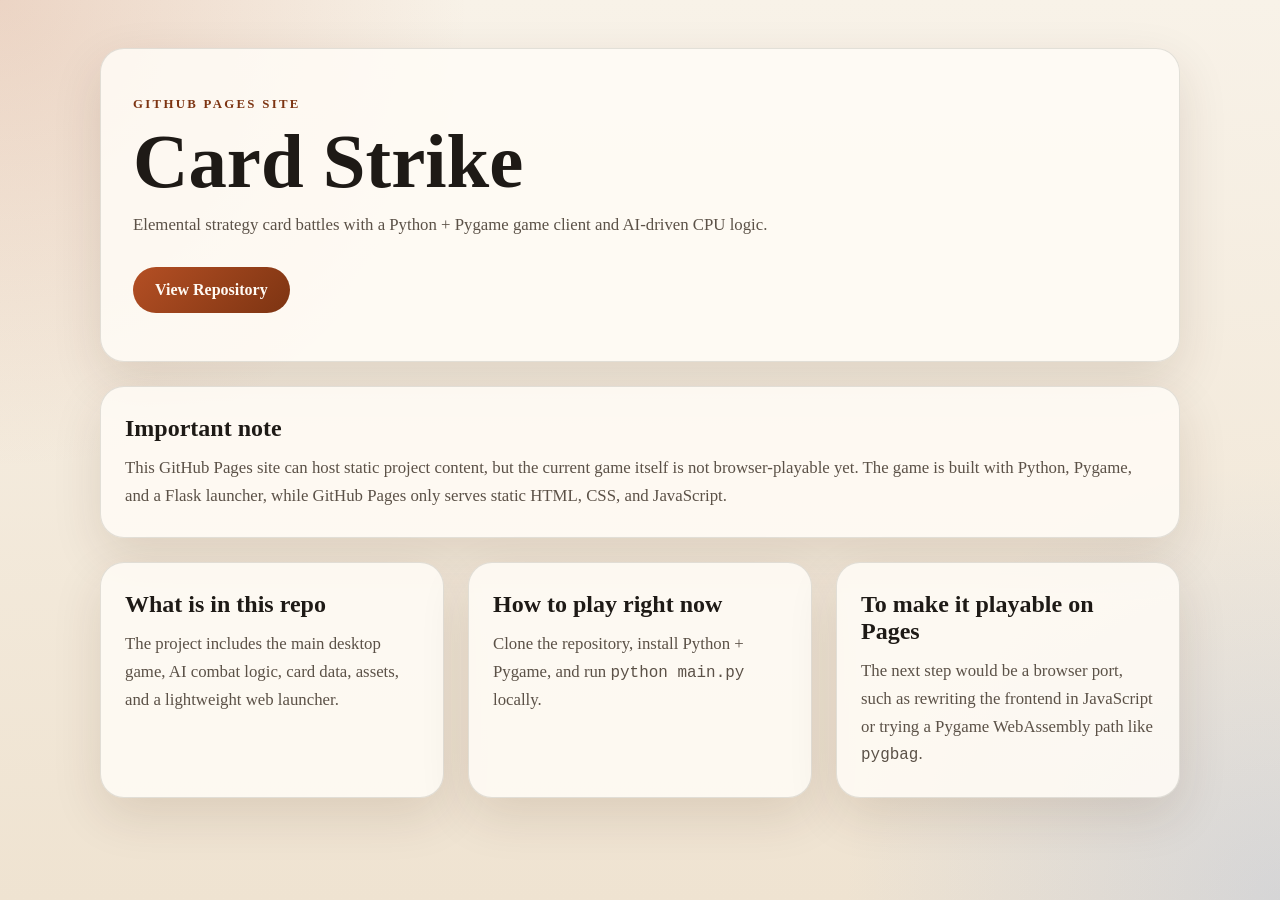
<file: docs/index.html>
<!DOCTYPE html>
<html lang="en">
<head>
    <meta charset="UTF-8">
    <meta name="viewport" content="width=device-width, initial-scale=1.0">
    <title>Card Strike</title>
    <link rel="stylesheet" href="./style.css">
</head>
<body>
    <main class="page">
        <section class="hero">
            <p class="eyebrow">GitHub Pages Site</p>
            <h1>Card Strike</h1>
            <p class="tagline">Elemental strategy card battles with a Python + Pygame game client and AI-driven CPU logic.</p>
            <div class="actions">
                <a class="button primary" href="https://github.com/rishitkumar8/CARD-STRIKE">View Repository</a>
            </div>
        </section>

        <section class="panel">
            <h2>Important note</h2>
            <p>
                This GitHub Pages site can host static project content, but the current game itself is not browser-playable yet.
                The game is built with Python, Pygame, and a Flask launcher, while GitHub Pages only serves static HTML, CSS, and JavaScript.
            </p>
        </section>

        <section class="grid">
            <article class="panel">
                <h2>What is in this repo</h2>
                <p>The project includes the main desktop game, AI combat logic, card data, assets, and a lightweight web launcher.</p>
            </article>
            <article class="panel">
                <h2>How to play right now</h2>
                <p>Clone the repository, install Python + Pygame, and run <code>python main.py</code> locally.</p>
            </article>
            <article class="panel">
                <h2>To make it playable on Pages</h2>
                <p>The next step would be a browser port, such as rewriting the frontend in JavaScript or trying a Pygame WebAssembly path like <code>pygbag</code>.</p>
            </article>
        </section>
    </main>
</body>
</html>
</file>
<file: docs/style.css>
:root {
    --bg: #f4efe6;
    --panel: rgba(255, 252, 246, 0.86);
    --text: #1e1a16;
    --muted: #5b5147;
    --accent: #b44f24;
    --accent-dark: #7d3412;
    --border: rgba(30, 26, 22, 0.12);
    --shadow: 0 18px 50px rgba(64, 33, 12, 0.12);
}

* {
    box-sizing: border-box;
}

body {
    margin: 0;
    min-height: 100vh;
    font-family: Georgia, "Times New Roman", serif;
    color: var(--text);
    background:
        radial-gradient(circle at top left, rgba(180, 79, 36, 0.18), transparent 30%),
        radial-gradient(circle at bottom right, rgba(59, 130, 246, 0.14), transparent 28%),
        linear-gradient(180deg, #f8f2e8 0%, #efe3d1 100%);
}

.page {
    width: min(1080px, calc(100% - 32px));
    margin: 0 auto;
    padding: 48px 0 64px;
}

.hero,
.panel {
    background: var(--panel);
    border: 1px solid var(--border);
    border-radius: 24px;
    box-shadow: var(--shadow);
}

.hero {
    padding: 48px 32px;
    margin-bottom: 24px;
}

.eyebrow {
    margin: 0 0 12px;
    color: var(--accent-dark);
    font-size: 0.8rem;
    font-weight: 700;
    letter-spacing: 0.18em;
    text-transform: uppercase;
}

h1,
h2 {
    margin: 0 0 12px;
}

h1 {
    font-size: clamp(2.8rem, 8vw, 4.8rem);
    line-height: 0.98;
}

.tagline,
.panel p {
    margin: 0;
    color: var(--muted);
    line-height: 1.65;
    font-size: 1.05rem;
}

.actions {
    margin-top: 28px;
}

.button {
    display: inline-block;
    padding: 14px 22px;
    border-radius: 999px;
    text-decoration: none;
    font-weight: 700;
}

.button.primary {
    color: #fffaf4;
    background: linear-gradient(135deg, var(--accent) 0%, var(--accent-dark) 100%);
}

.grid {
    display: grid;
    grid-template-columns: repeat(auto-fit, minmax(240px, 1fr));
    gap: 24px;
    margin-top: 24px;
}

.panel {
    padding: 28px 24px;
}

code {
    font-family: Consolas, "Courier New", monospace;
    font-size: 0.95em;
}

@media (max-width: 640px) {
    .page {
        width: min(100% - 20px, 1080px);
        padding-top: 20px;
    }

    .hero,
    .panel {
        border-radius: 18px;
    }

    .hero {
        padding: 32px 22px;
    }

    .panel {
        padding: 22px 18px;
    }
}
</file>
